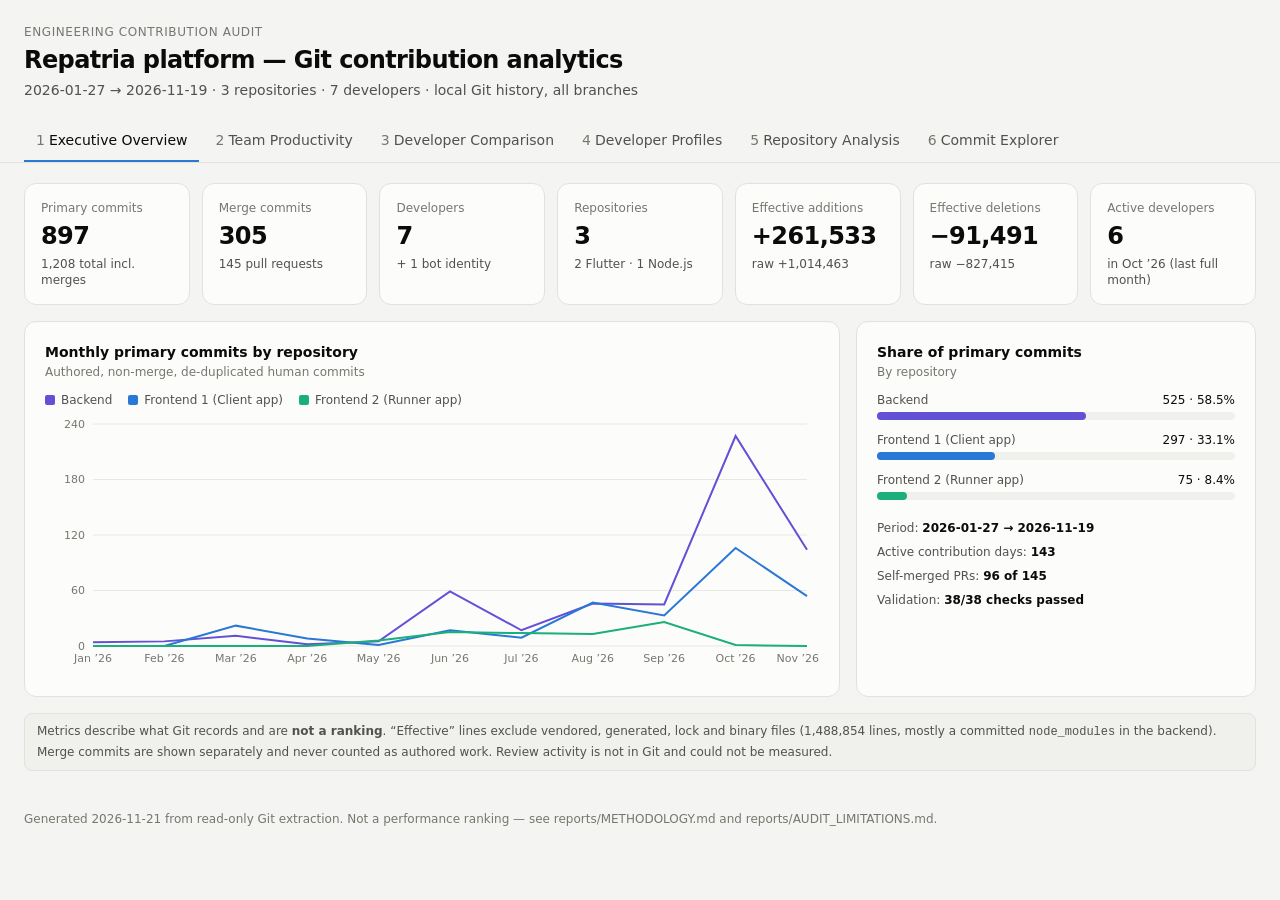
<file: dashboard/index.html>
<!DOCTYPE html><html lang="en"><head><meta charSet="utf-8"/><meta name="viewport" content="width=device-width, initial-scale=1"/><link rel="stylesheet" href="/dashboard/_next/static/css/dd1c512876c52921.css" data-precedence="next"/><link rel="preload" as="script" fetchPriority="low" href="/dashboard/_next/static/chunks/webpack-55bdd8f0205bee2b.js"/><script src="/dashboard/_next/static/chunks/fd9d1056-5ccc0d41b6df7be5.js" async=""></script><script src="/dashboard/_next/static/chunks/117-93d871f798343e88.js" async=""></script><script src="/dashboard/_next/static/chunks/main-app-e8813bb173e9cbf2.js" async=""></script><script src="/dashboard/_next/static/chunks/752-b34b766581edc3d9.js" async=""></script><script src="/dashboard/_next/static/chunks/app/page-712d1e050d6a8c64.js" async=""></script><title>Contribution Audit</title><meta name="description" content="Engineering contribution audit — Repatria platform (local Git history)"/><script src="/dashboard/_next/static/chunks/polyfills-42372ed130431b0a.js" noModule=""></script></head><body class="min-h-screen antialiased"><main class="mx-auto max-w-[1400px] px-4 pb-16 pt-6 sm:px-6"><header class="mb-5"><div class="text-xs font-medium uppercase tracking-wider text-muted">Engineering contribution audit</div><h1 class="mt-1 text-2xl font-semibold tracking-tight text-ink">Repatria platform — Git contribution analytics</h1></header><nav class="sticky top-0 z-10 -mx-4 mb-5 overflow-x-auto border-b border-line bg-[var(--surface-0)] px-4 sm:-mx-6 sm:px-6"><div class="flex gap-1"><button class="whitespace-nowrap border-b-2 px-3 py-2.5 text-sm border-[var(--series-1)] font-medium text-ink"><span class="mr-1 text-muted">1</span>Executive Overview</button><button class="whitespace-nowrap border-b-2 px-3 py-2.5 text-sm border-transparent text-ink2 hover:text-ink"><span class="mr-1 text-muted">2</span>Team Productivity</button><button class="whitespace-nowrap border-b-2 px-3 py-2.5 text-sm border-transparent text-ink2 hover:text-ink"><span class="mr-1 text-muted">3</span>Developer Comparison</button><button class="whitespace-nowrap border-b-2 px-3 py-2.5 text-sm border-transparent text-ink2 hover:text-ink"><span class="mr-1 text-muted">4</span>Developer Profiles</button><button class="whitespace-nowrap border-b-2 px-3 py-2.5 text-sm border-transparent text-ink2 hover:text-ink"><span class="mr-1 text-muted">5</span>Repository Analysis</button><button class="whitespace-nowrap border-b-2 px-3 py-2.5 text-sm border-transparent text-ink2 hover:text-ink"><span class="mr-1 text-muted">6</span>Commit Explorer</button></div></nav><p class="text-sm text-muted">Loading audit data…</p><footer class="mt-10 text-xs text-muted">Generated <!-- --> from read-only Git extraction. Not a performance ranking — see reports/METHODOLOGY.md and reports/AUDIT_LIMITATIONS.md.</footer></main><script src="/dashboard/_next/static/chunks/webpack-55bdd8f0205bee2b.js" async=""></script><script>(self.__next_f=self.__next_f||[]).push([0]);self.__next_f.push([2,null])</script><script>self.__next_f.push([1,"1:HL[\"/dashboard/_next/static/css/dd1c512876c52921.css\",\"style\"]\n"])</script><script>self.__next_f.push([1,"2:I[2846,[],\"\"]\n4:I[9107,[],\"ClientPageRoot\"]\n5:I[3609,[\"752\",\"static/chunks/752-b34b766581edc3d9.js\",\"931\",\"static/chunks/app/page-712d1e050d6a8c64.js\"],\"default\",1]\n6:I[4707,[],\"\"]\n7:I[6423,[],\"\"]\n9:I[1060,[],\"\"]\na:[]\n"])</script><script>self.__next_f.push([1,"0:[\"$\",\"$L2\",null,{\"buildId\":\"atpkjkd_hcXDMw0g7c0Lm\",\"assetPrefix\":\"/dashboard\",\"urlParts\":[\"\",\"\"],\"initialTree\":[\"\",{\"children\":[\"__PAGE__\",{}]},\"$undefined\",\"$undefined\",true],\"initialSeedData\":[\"\",{\"children\":[\"__PAGE__\",{},[[\"$L3\",[\"$\",\"$L4\",null,{\"props\":{\"params\":{},\"searchParams\":{}},\"Component\":\"$5\"}],null],null],null]},[[[[\"$\",\"link\",\"0\",{\"rel\":\"stylesheet\",\"href\":\"/dashboard/_next/static/css/dd1c512876c52921.css\",\"precedence\":\"next\",\"crossOrigin\":\"$undefined\"}]],[\"$\",\"html\",null,{\"lang\":\"en\",\"children\":[\"$\",\"body\",null,{\"className\":\"min-h-screen antialiased\",\"children\":[\"$\",\"$L6\",null,{\"parallelRouterKey\":\"children\",\"segmentPath\":[\"children\"],\"error\":\"$undefined\",\"errorStyles\":\"$undefined\",\"errorScripts\":\"$undefined\",\"template\":[\"$\",\"$L7\",null,{}],\"templateStyles\":\"$undefined\",\"templateScripts\":\"$undefined\",\"notFound\":[[\"$\",\"title\",null,{\"children\":\"404: This page could not be found.\"}],[\"$\",\"div\",null,{\"style\":{\"fontFamily\":\"system-ui,\\\"Segoe UI\\\",Roboto,Helvetica,Arial,sans-serif,\\\"Apple Color Emoji\\\",\\\"Segoe UI Emoji\\\"\",\"height\":\"100vh\",\"textAlign\":\"center\",\"display\":\"flex\",\"flexDirection\":\"column\",\"alignItems\":\"center\",\"justifyContent\":\"center\"},\"children\":[\"$\",\"div\",null,{\"children\":[[\"$\",\"style\",null,{\"dangerouslySetInnerHTML\":{\"__html\":\"body{color:#000;background:#fff;margin:0}.next-error-h1{border-right:1px solid rgba(0,0,0,.3)}@media (prefers-color-scheme:dark){body{color:#fff;background:#000}.next-error-h1{border-right:1px solid rgba(255,255,255,.3)}}\"}}],[\"$\",\"h1\",null,{\"className\":\"next-error-h1\",\"style\":{\"display\":\"inline-block\",\"margin\":\"0 20px 0 0\",\"padding\":\"0 23px 0 0\",\"fontSize\":24,\"fontWeight\":500,\"verticalAlign\":\"top\",\"lineHeight\":\"49px\"},\"children\":\"404\"}],[\"$\",\"div\",null,{\"style\":{\"display\":\"inline-block\"},\"children\":[\"$\",\"h2\",null,{\"style\":{\"fontSize\":14,\"fontWeight\":400,\"lineHeight\":\"49px\",\"margin\":0},\"children\":\"This page could not be found.\"}]}]]}]}]],\"notFoundStyles\":[]}]}]}]],null],null],\"couldBeIntercepted\":false,\"initialHead\":[null,\"$L8\"],\"globalErrorComponent\":\"$9\",\"missingSlots\":\"$Wa\"}]\n"])</script><script>self.__next_f.push([1,"8:[[\"$\",\"meta\",\"0\",{\"name\":\"viewport\",\"content\":\"width=device-width, initial-scale=1\"}],[\"$\",\"meta\",\"1\",{\"charSet\":\"utf-8\"}],[\"$\",\"title\",\"2\",{\"children\":\"Contribution Audit\"}],[\"$\",\"meta\",\"3\",{\"name\":\"description\",\"content\":\"Engineering contribution audit — Repatria platform (local Git history)\"}]]\n3:null\n"])</script></body></html>
</file>
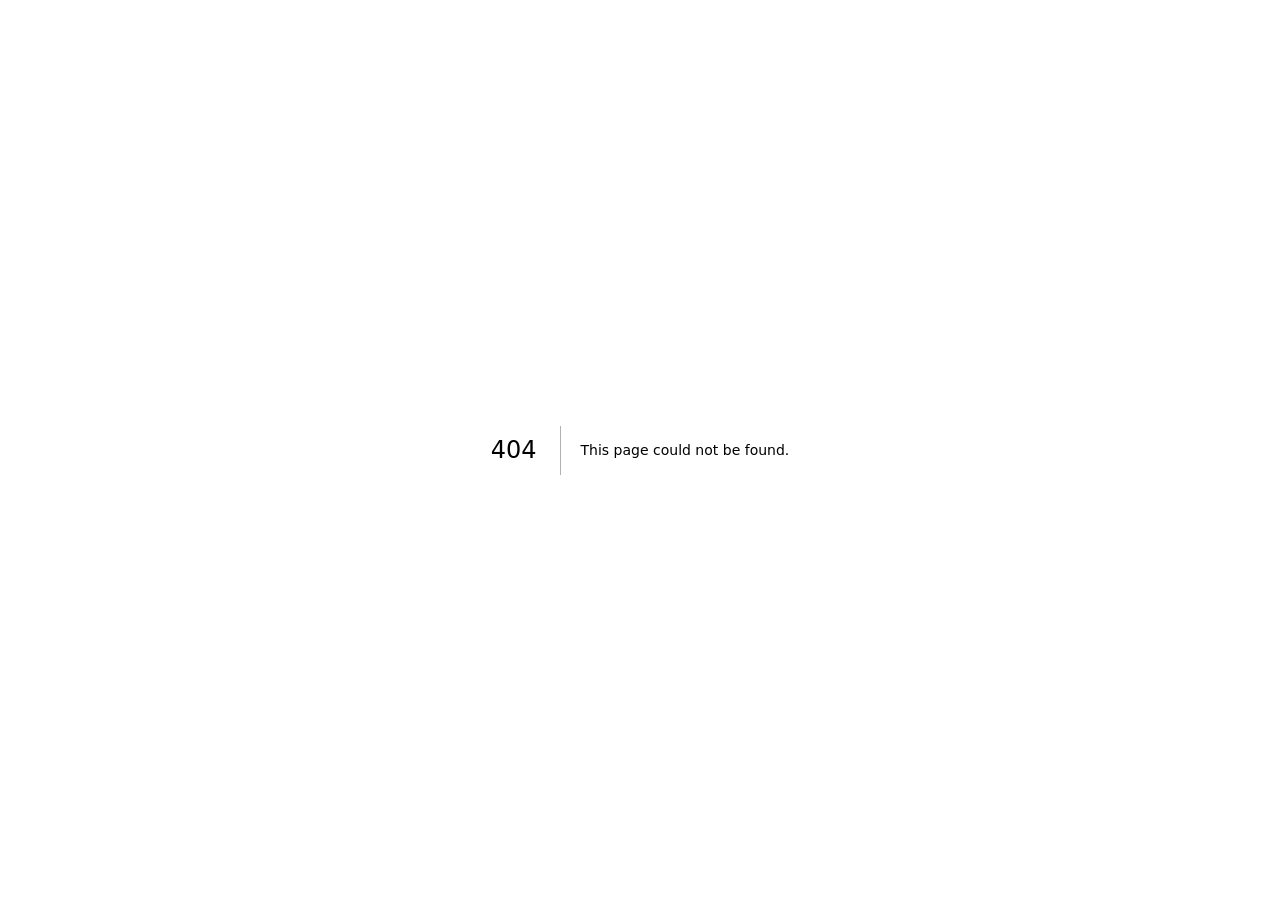
<file: dashboard/404/index.html>
<!DOCTYPE html><html lang="en"><head><meta charSet="utf-8"/><meta name="viewport" content="width=device-width, initial-scale=1"/><link rel="stylesheet" href="/dashboard/_next/static/css/dd1c512876c52921.css" data-precedence="next"/><link rel="preload" as="script" fetchPriority="low" href="/dashboard/_next/static/chunks/webpack-55bdd8f0205bee2b.js"/><script src="/dashboard/_next/static/chunks/fd9d1056-5ccc0d41b6df7be5.js" async=""></script><script src="/dashboard/_next/static/chunks/117-93d871f798343e88.js" async=""></script><script src="/dashboard/_next/static/chunks/main-app-e8813bb173e9cbf2.js" async=""></script><meta name="robots" content="noindex"/><title>404: This page could not be found.</title><title>Contribution Audit</title><meta name="description" content="Engineering contribution audit — Repatria platform (local Git history)"/><script src="/dashboard/_next/static/chunks/polyfills-42372ed130431b0a.js" noModule=""></script></head><body class="min-h-screen antialiased"><div style="font-family:system-ui,&quot;Segoe UI&quot;,Roboto,Helvetica,Arial,sans-serif,&quot;Apple Color Emoji&quot;,&quot;Segoe UI Emoji&quot;;height:100vh;text-align:center;display:flex;flex-direction:column;align-items:center;justify-content:center"><div><style>body{color:#000;background:#fff;margin:0}.next-error-h1{border-right:1px solid rgba(0,0,0,.3)}@media (prefers-color-scheme:dark){body{color:#fff;background:#000}.next-error-h1{border-right:1px solid rgba(255,255,255,.3)}}</style><h1 class="next-error-h1" style="display:inline-block;margin:0 20px 0 0;padding:0 23px 0 0;font-size:24px;font-weight:500;vertical-align:top;line-height:49px">404</h1><div style="display:inline-block"><h2 style="font-size:14px;font-weight:400;line-height:49px;margin:0">This page could not be found.</h2></div></div></div><script src="/dashboard/_next/static/chunks/webpack-55bdd8f0205bee2b.js" async=""></script><script>(self.__next_f=self.__next_f||[]).push([0]);self.__next_f.push([2,null])</script><script>self.__next_f.push([1,"1:HL[\"/dashboard/_next/static/css/dd1c512876c52921.css\",\"style\"]\n"])</script><script>self.__next_f.push([1,"2:I[2846,[],\"\"]\n4:I[4707,[],\"\"]\n5:I[6423,[],\"\"]\nb:I[1060,[],\"\"]\n6:{\"fontFamily\":\"system-ui,\\\"Segoe UI\\\",Roboto,Helvetica,Arial,sans-serif,\\\"Apple Color Emoji\\\",\\\"Segoe UI Emoji\\\"\",\"height\":\"100vh\",\"textAlign\":\"center\",\"display\":\"flex\",\"flexDirection\":\"column\",\"alignItems\":\"center\",\"justifyContent\":\"center\"}\n7:{\"display\":\"inline-block\",\"margin\":\"0 20px 0 0\",\"padding\":\"0 23px 0 0\",\"fontSize\":24,\"fontWeight\":500,\"verticalAlign\":\"top\",\"lineHeight\":\"49px\"}\n8:{\"display\":\"inline-block\"}\n9:{\"fontSize\":14,\"fontWeight\":400,\"lineHeight\":\"49px\",\"margin\":0}\nc:[]\n"])</script><script>self.__next_f.push([1,"0:[\"$\",\"$L2\",null,{\"buildId\":\"atpkjkd_hcXDMw0g7c0Lm\",\"assetPrefix\":\"/dashboard\",\"urlParts\":[\"\",\"_not-found\",\"\"],\"initialTree\":[\"\",{\"children\":[\"/_not-found\",{\"children\":[\"__PAGE__\",{}]}]},\"$undefined\",\"$undefined\",true],\"initialSeedData\":[\"\",{\"children\":[\"/_not-found\",{\"children\":[\"__PAGE__\",{},[[\"$L3\",[[\"$\",\"title\",null,{\"children\":\"404: This page could not be found.\"}],[\"$\",\"div\",null,{\"style\":{\"fontFamily\":\"system-ui,\\\"Segoe UI\\\",Roboto,Helvetica,Arial,sans-serif,\\\"Apple Color Emoji\\\",\\\"Segoe UI Emoji\\\"\",\"height\":\"100vh\",\"textAlign\":\"center\",\"display\":\"flex\",\"flexDirection\":\"column\",\"alignItems\":\"center\",\"justifyContent\":\"center\"},\"children\":[\"$\",\"div\",null,{\"children\":[[\"$\",\"style\",null,{\"dangerouslySetInnerHTML\":{\"__html\":\"body{color:#000;background:#fff;margin:0}.next-error-h1{border-right:1px solid rgba(0,0,0,.3)}@media (prefers-color-scheme:dark){body{color:#fff;background:#000}.next-error-h1{border-right:1px solid rgba(255,255,255,.3)}}\"}}],[\"$\",\"h1\",null,{\"className\":\"next-error-h1\",\"style\":{\"display\":\"inline-block\",\"margin\":\"0 20px 0 0\",\"padding\":\"0 23px 0 0\",\"fontSize\":24,\"fontWeight\":500,\"verticalAlign\":\"top\",\"lineHeight\":\"49px\"},\"children\":\"404\"}],[\"$\",\"div\",null,{\"style\":{\"display\":\"inline-block\"},\"children\":[\"$\",\"h2\",null,{\"style\":{\"fontSize\":14,\"fontWeight\":400,\"lineHeight\":\"49px\",\"margin\":0},\"children\":\"This page could not be found.\"}]}]]}]}]],null],null],null]},[null,[\"$\",\"$L4\",null,{\"parallelRouterKey\":\"children\",\"segmentPath\":[\"children\",\"/_not-found\",\"children\"],\"error\":\"$undefined\",\"errorStyles\":\"$undefined\",\"errorScripts\":\"$undefined\",\"template\":[\"$\",\"$L5\",null,{}],\"templateStyles\":\"$undefined\",\"templateScripts\":\"$undefined\",\"notFound\":\"$undefined\",\"notFoundStyles\":\"$undefined\"}]],null]},[[[[\"$\",\"link\",\"0\",{\"rel\":\"stylesheet\",\"href\":\"/dashboard/_next/static/css/dd1c512876c52921.css\",\"precedence\":\"next\",\"crossOrigin\":\"$undefined\"}]],[\"$\",\"html\",null,{\"lang\":\"en\",\"children\":[\"$\",\"body\",null,{\"className\":\"min-h-screen antialiased\",\"children\":[\"$\",\"$L4\",null,{\"parallelRouterKey\":\"children\",\"segmentPath\":[\"children\"],\"error\":\"$undefined\",\"errorStyles\":\"$undefined\",\"errorScripts\":\"$undefined\",\"template\":[\"$\",\"$L5\",null,{}],\"templateStyles\":\"$undefined\",\"templateScripts\":\"$undefined\",\"notFound\":[[\"$\",\"title\",null,{\"children\":\"404: This page could not be found.\"}],[\"$\",\"div\",null,{\"style\":\"$6\",\"children\":[\"$\",\"div\",null,{\"children\":[[\"$\",\"style\",null,{\"dangerouslySetInnerHTML\":{\"__html\":\"body{color:#000;background:#fff;margin:0}.next-error-h1{border-right:1px solid rgba(0,0,0,.3)}@media (prefers-color-scheme:dark){body{color:#fff;background:#000}.next-error-h1{border-right:1px solid rgba(255,255,255,.3)}}\"}}],[\"$\",\"h1\",null,{\"className\":\"next-error-h1\",\"style\":\"$7\",\"children\":\"404\"}],[\"$\",\"div\",null,{\"style\":\"$8\",\"children\":[\"$\",\"h2\",null,{\"style\":\"$9\",\"children\":\"This page could not be found.\"}]}]]}]}]],\"notFoundStyles\":[]}]}]}]],null],null],\"couldBeIntercepted\":false,\"initialHead\":[[\"$\",\"meta\",null,{\"name\":\"robots\",\"content\":\"noindex\"}],\"$La\"],\"globalErrorComponent\":\"$b\",\"missingSlots\":\"$Wc\"}]\n"])</script><script>self.__next_f.push([1,"a:[[\"$\",\"meta\",\"0\",{\"name\":\"viewport\",\"content\":\"width=device-width, initial-scale=1\"}],[\"$\",\"meta\",\"1\",{\"charSet\":\"utf-8\"}],[\"$\",\"title\",\"2\",{\"children\":\"Contribution Audit\"}],[\"$\",\"meta\",\"3\",{\"name\":\"description\",\"content\":\"Engineering contribution audit — Repatria platform (local Git history)\"}]]\n3:null\n"])</script></body></html>
</file>
<file: dashboard/_next/static/css/dd1c512876c52921.css>
*,:after,:before{--tw-border-spacing-x:0;--tw-border-spacing-y:0;--tw-translate-x:0;--tw-translate-y:0;--tw-rotate:0;--tw-skew-x:0;--tw-skew-y:0;--tw-scale-x:1;--tw-scale-y:1;--tw-pan-x: ;--tw-pan-y: ;--tw-pinch-zoom: ;--tw-scroll-snap-strictness:proximity;--tw-gradient-from-position: ;--tw-gradient-via-position: ;--tw-gradient-to-position: ;--tw-ordinal: ;--tw-slashed-zero: ;--tw-numeric-figure: ;--tw-numeric-spacing: ;--tw-numeric-fraction: ;--tw-ring-inset: ;--tw-ring-offset-width:0px;--tw-ring-offset-color:#fff;--tw-ring-color:rgba(59,130,246,.5);--tw-ring-offset-shadow:0 0 #0000;--tw-ring-shadow:0 0 #0000;--tw-shadow:0 0 #0000;--tw-shadow-colored:0 0 #0000;--tw-blur: ;--tw-brightness: ;--tw-contrast: ;--tw-grayscale: ;--tw-hue-rotate: ;--tw-invert: ;--tw-saturate: ;--tw-sepia: ;--tw-drop-shadow: ;--tw-backdrop-blur: ;--tw-backdrop-brightness: ;--tw-backdrop-contrast: ;--tw-backdrop-grayscale: ;--tw-backdrop-hue-rotate: ;--tw-backdrop-invert: ;--tw-backdrop-opacity: ;--tw-backdrop-saturate: ;--tw-backdrop-sepia: ;--tw-contain-size: ;--tw-contain-layout: ;--tw-contain-paint: ;--tw-contain-style: }::backdrop{--tw-border-spacing-x:0;--tw-border-spacing-y:0;--tw-translate-x:0;--tw-translate-y:0;--tw-rotate:0;--tw-skew-x:0;--tw-skew-y:0;--tw-scale-x:1;--tw-scale-y:1;--tw-pan-x: ;--tw-pan-y: ;--tw-pinch-zoom: ;--tw-scroll-snap-strictness:proximity;--tw-gradient-from-position: ;--tw-gradient-via-position: ;--tw-gradient-to-position: ;--tw-ordinal: ;--tw-slashed-zero: ;--tw-numeric-figure: ;--tw-numeric-spacing: ;--tw-numeric-fraction: ;--tw-ring-inset: ;--tw-ring-offset-width:0px;--tw-ring-offset-color:#fff;--tw-ring-color:rgba(59,130,246,.5);--tw-ring-offset-shadow:0 0 #0000;--tw-ring-shadow:0 0 #0000;--tw-shadow:0 0 #0000;--tw-shadow-colored:0 0 #0000;--tw-blur: ;--tw-brightness: ;--tw-contrast: ;--tw-grayscale: ;--tw-hue-rotate: ;--tw-invert: ;--tw-saturate: ;--tw-sepia: ;--tw-drop-shadow: ;--tw-backdrop-blur: ;--tw-backdrop-brightness: ;--tw-backdrop-contrast: ;--tw-backdrop-grayscale: ;--tw-backdrop-hue-rotate: ;--tw-backdrop-invert: ;--tw-backdrop-opacity: ;--tw-backdrop-saturate: ;--tw-backdrop-sepia: ;--tw-contain-size: ;--tw-contain-layout: ;--tw-contain-paint: ;--tw-contain-style: }/*
! tailwindcss v3.4.14 | MIT License | https://tailwindcss.com
*/*,:after,:before{box-sizing:border-box;border:0 solid #e5e7eb}:after,:before{--tw-content:""}:host,html{line-height:1.5;-webkit-text-size-adjust:100%;-moz-tab-size:4;-o-tab-size:4;tab-size:4;font-family:ui-sans-serif,system-ui,sans-serif,Apple Color Emoji,Segoe UI Emoji,Segoe UI Symbol,Noto Color Emoji;font-feature-settings:normal;font-variation-settings:normal;-webkit-tap-highlight-color:transparent}body{margin:0;line-height:inherit}hr{height:0;color:inherit;border-top-width:1px}abbr:where([title]){-webkit-text-decoration:underline dotted;text-decoration:underline dotted}h1,h2,h3,h4,h5,h6{font-size:inherit;font-weight:inherit}a{color:inherit;text-decoration:inherit}b,strong{font-weight:bolder}code,kbd,pre,samp{font-family:ui-monospace,SFMono-Regular,Menlo,Monaco,Consolas,Liberation Mono,Courier New,monospace;font-feature-settings:normal;font-variation-settings:normal;font-size:1em}small{font-size:80%}sub,sup{font-size:75%;line-height:0;position:relative;vertical-align:baseline}sub{bottom:-.25em}sup{top:-.5em}table{text-indent:0;border-color:inherit;border-collapse:collapse}button,input,optgroup,select,textarea{font-family:inherit;font-feature-settings:inherit;font-variation-settings:inherit;font-size:100%;font-weight:inherit;line-height:inherit;letter-spacing:inherit;color:inherit;margin:0;padding:0}button,select{text-transform:none}button,input:where([type=button]),input:where([type=reset]),input:where([type=submit]){-webkit-appearance:button;background-color:transparent;background-image:none}:-moz-focusring{outline:auto}:-moz-ui-invalid{box-shadow:none}progress{vertical-align:baseline}::-webkit-inner-spin-button,::-webkit-outer-spin-button{height:auto}[type=search]{-webkit-appearance:textfield;outline-offset:-2px}::-webkit-search-decoration{-webkit-appearance:none}::-webkit-file-upload-button{-webkit-appearance:button;font:inherit}summary{display:list-item}blockquote,dd,dl,figure,h1,h2,h3,h4,h5,h6,hr,p,pre{margin:0}fieldset{margin:0}fieldset,legend{padding:0}menu,ol,ul{list-style:none;margin:0;padding:0}dialog{padding:0}textarea{resize:vertical}input::-moz-placeholder,textarea::-moz-placeholder{opacity:1;color:#9ca3af}input::placeholder,textarea::placeholder{opacity:1;color:#9ca3af}[role=button],button{cursor:pointer}:disabled{cursor:default}audio,canvas,embed,iframe,img,object,svg,video{display:block;vertical-align:middle}img,video{max-width:100%;height:auto}[hidden]:where(:not([hidden=until-found])){display:none}.sticky{position:sticky}.top-0{top:0}.z-10{z-index:10}.-mx-4{margin-left:-1rem;margin-right:-1rem}.mx-auto{margin-left:auto;margin-right:auto}.mb-1{margin-bottom:.25rem}.mb-2{margin-bottom:.5rem}.mb-3{margin-bottom:.75rem}.mb-5{margin-bottom:1.25rem}.ml-1{margin-left:.25rem}.ml-auto{margin-left:auto}.mr-1{margin-right:.25rem}.mt-0\.5{margin-top:.125rem}.mt-1{margin-top:.25rem}.mt-10{margin-top:2.5rem}.mt-2{margin-top:.5rem}.mt-3{margin-top:.75rem}.mt-5{margin-top:1.25rem}.line-clamp-2{overflow:hidden;display:-webkit-box;-webkit-box-orient:vertical;-webkit-line-clamp:2}.block{display:block}.inline-block{display:inline-block}.inline{display:inline}.flex{display:flex}.inline-flex{display:inline-flex}.table{display:table}.grid{display:grid}.\!hidden{display:none!important}.hidden{display:none}.h-1\.5{height:.375rem}.h-2{height:.5rem}.h-2\.5{height:.625rem}.max-h-64{max-height:16rem}.min-h-screen{min-height:100vh}.w-12{width:3rem}.w-16{width:4rem}.w-2{width:.5rem}.w-2\.5{width:.625rem}.w-40{width:10rem}.w-full{width:100%}.min-w-\[220px\]{min-width:220px}.max-w-\[1400px\]{max-width:1400px}.max-w-\[420px\]{max-width:420px}.flex-1{flex:1 1 0%}.cursor-pointer{cursor:pointer}.grid-cols-2{grid-template-columns:repeat(2,minmax(0,1fr))}.grid-cols-3{grid-template-columns:repeat(3,minmax(0,1fr))}.flex-col{flex-direction:column}.flex-wrap{flex-wrap:wrap}.items-start{align-items:flex-start}.items-end{align-items:flex-end}.items-center{align-items:center}.justify-end{justify-content:flex-end}.justify-between{justify-content:space-between}.gap-1{gap:.25rem}.gap-1\.5{gap:.375rem}.gap-2{gap:.5rem}.gap-3{gap:.75rem}.gap-4{gap:1rem}.gap-x-4{-moz-column-gap:1rem;column-gap:1rem}.gap-y-1{row-gap:.25rem}.space-y-1\.5>:not([hidden])~:not([hidden]){--tw-space-y-reverse:0;margin-top:calc(.375rem * calc(1 - var(--tw-space-y-reverse)));margin-bottom:calc(.375rem * var(--tw-space-y-reverse))}.space-y-2>:not([hidden])~:not([hidden]){--tw-space-y-reverse:0;margin-top:calc(.5rem * calc(1 - var(--tw-space-y-reverse)));margin-bottom:calc(.5rem * var(--tw-space-y-reverse))}.space-y-3>:not([hidden])~:not([hidden]){--tw-space-y-reverse:0;margin-top:calc(.75rem * calc(1 - var(--tw-space-y-reverse)));margin-bottom:calc(.75rem * var(--tw-space-y-reverse))}.space-y-4>:not([hidden])~:not([hidden]){--tw-space-y-reverse:0;margin-top:calc(1rem * calc(1 - var(--tw-space-y-reverse)));margin-bottom:calc(1rem * var(--tw-space-y-reverse))}.overflow-auto{overflow:auto}.overflow-hidden{overflow:hidden}.overflow-x-auto{overflow-x:auto}.whitespace-nowrap{white-space:nowrap}.rounded{border-radius:.25rem}.rounded-full{border-radius:9999px}.rounded-lg{border-radius:.5rem}.rounded-sm{border-radius:.125rem}.rounded-xl{border-radius:.75rem}.border{border-width:1px}.border-b{border-bottom-width:1px}.border-b-2{border-bottom-width:2px}.border-\[var\(--series-1\)\]{border-color:var(--series-1)}.border-ink{border-color:var(--text-primary)}.border-line{border-color:var(--border)}.border-transparent{border-color:transparent}.bg-\[var\(--surface-0\)\]{background-color:var(--surface-0)}.bg-panel{background-color:var(--surface-2)}.bg-surface{background-color:var(--surface-1)}.p-4{padding:1rem}.px-1{padding-left:.25rem;padding-right:.25rem}.px-2{padding-left:.5rem;padding-right:.5rem}.px-2\.5{padding-left:.625rem;padding-right:.625rem}.px-3{padding-left:.75rem;padding-right:.75rem}.px-4{padding-left:1rem;padding-right:1rem}.py-1{padding-top:.25rem;padding-bottom:.25rem}.py-1\.5{padding-top:.375rem;padding-bottom:.375rem}.py-2{padding-top:.5rem;padding-bottom:.5rem}.py-2\.5{padding-top:.625rem;padding-bottom:.625rem}.pb-16{padding-bottom:4rem}.pl-3{padding-left:.75rem}.pt-6{padding-top:1.5rem}.text-left{text-align:left}.text-right{text-align:right}.align-top{vertical-align:top}.font-mono{font-family:ui-monospace,SFMono-Regular,Menlo,Monaco,Consolas,Liberation Mono,Courier New,monospace}.text-2xl{font-size:1.5rem;line-height:2rem}.text-\[10px\]{font-size:10px}.text-\[11px\]{font-size:11px}.text-base{font-size:1rem;line-height:1.5rem}.text-lg{font-size:1.125rem;line-height:1.75rem}.text-sm{font-size:.875rem;line-height:1.25rem}.text-xs{font-size:.75rem;line-height:1rem}.font-medium{font-weight:500}.font-semibold{font-weight:600}.uppercase{text-transform:uppercase}.tabular-nums{--tw-numeric-spacing:tabular-nums;font-variant-numeric:var(--tw-ordinal) var(--tw-slashed-zero) var(--tw-numeric-figure) var(--tw-numeric-spacing) var(--tw-numeric-fraction)}.leading-relaxed{line-height:1.625}.tracking-tight{letter-spacing:-.025em}.tracking-wider{letter-spacing:.05em}.text-ink{color:var(--text-primary)}.text-ink2{color:var(--text-secondary)}.text-muted{color:var(--text-muted)}.antialiased{-webkit-font-smoothing:antialiased;-moz-osx-font-smoothing:grayscale}.opacity-50{opacity:.5}.shadow-lg{--tw-shadow:0 10px 15px -3px rgba(0,0,0,.1),0 4px 6px -4px rgba(0,0,0,.1);--tw-shadow-colored:0 10px 15px -3px var(--tw-shadow-color),0 4px 6px -4px var(--tw-shadow-color);box-shadow:var(--tw-ring-offset-shadow,0 0 #0000),var(--tw-ring-shadow,0 0 #0000),var(--tw-shadow)}.filter{filter:var(--tw-blur) var(--tw-brightness) var(--tw-contrast) var(--tw-grayscale) var(--tw-hue-rotate) var(--tw-invert) var(--tw-saturate) var(--tw-sepia) var(--tw-drop-shadow)}:root{color-scheme:light;--surface-0:#f4f4f2;--surface-1:#fcfcfb;--surface-2:#f0f0ed;--border:#e2e1dc;--grid:#e8e7e2;--text-primary:#0b0b0b;--text-secondary:#52514e;--text-muted:#77766f;--series-1:#2a78d6;--series-2:#eb6834;--series-3:#1baf7a;--series-4:#eda100;--series-5:#e87ba4;--series-6:#008300;--series-7:#6250d6;--series-8:#e34948;--neutral:#9a998f}@media (prefers-color-scheme:dark){:root:not([data-theme=light]){color-scheme:dark;--surface-0:#111110;--surface-1:#1a1a19;--surface-2:#242422;--border:#33332f;--grid:#2c2c29;--text-primary:#f0efec;--text-secondary:#c3c2b7;--text-muted:#94938a;--series-1:#3987e5;--series-2:#d95926;--series-3:#199e70;--series-4:#c98500;--series-5:#d55181;--series-6:#0ca30c;--series-7:#9085e9;--series-8:#e66767;--neutral:#6f6e66}}:root[data-theme=dark]{color-scheme:dark;--surface-0:#111110;--surface-1:#1a1a19;--surface-2:#242422;--border:#33332f;--grid:#2c2c29;--text-primary:#f0efec;--text-secondary:#c3c2b7;--text-muted:#94938a;--series-1:#3987e5;--series-2:#d95926;--series-3:#199e70;--series-4:#c98500;--series-5:#d55181;--series-6:#0ca30c;--series-7:#9085e9;--series-8:#e66767;--neutral:#6f6e66}body,html{background:var(--surface-0);color:var(--text-primary)}body{font-family:ui-sans-serif,system-ui,-apple-system,Segoe UI,Roboto,sans-serif;font-variant-numeric:tabular-nums}.recharts-cartesian-axis-tick-value{fill:var(--text-muted);font-size:11px}.recharts-legend-item-text{color:var(--text-secondary)!important;font-size:12px}.md strong{color:var(--text-primary);font-weight:600}.md code{font-family:ui-monospace,monospace;font-size:.85em;background:var(--surface-2);padding:0 4px;border-radius:4px}.last\:border-0:last-child{border-width:0}.hover\:bg-panel:hover{background-color:var(--surface-2)}.hover\:text-ink:hover{color:var(--text-primary)}@media (min-width:640px){.sm\:-mx-6{margin-left:-1.5rem;margin-right:-1.5rem}.sm\:p-5{padding:1.25rem}.sm\:px-6{padding-left:1.5rem;padding-right:1.5rem}}@media (min-width:768px){.md\:grid-cols-3{grid-template-columns:repeat(3,minmax(0,1fr))}.md\:grid-cols-4{grid-template-columns:repeat(4,minmax(0,1fr))}}@media (min-width:1024px){.lg\:col-span-2{grid-column:span 2/span 2}.lg\:grid-cols-2{grid-template-columns:repeat(2,minmax(0,1fr))}.lg\:grid-cols-3{grid-template-columns:repeat(3,minmax(0,1fr))}}@media (min-width:1280px){.xl\:grid-cols-7{grid-template-columns:repeat(7,minmax(0,1fr))}.xl\:grid-cols-8{grid-template-columns:repeat(8,minmax(0,1fr))}}
</file>
